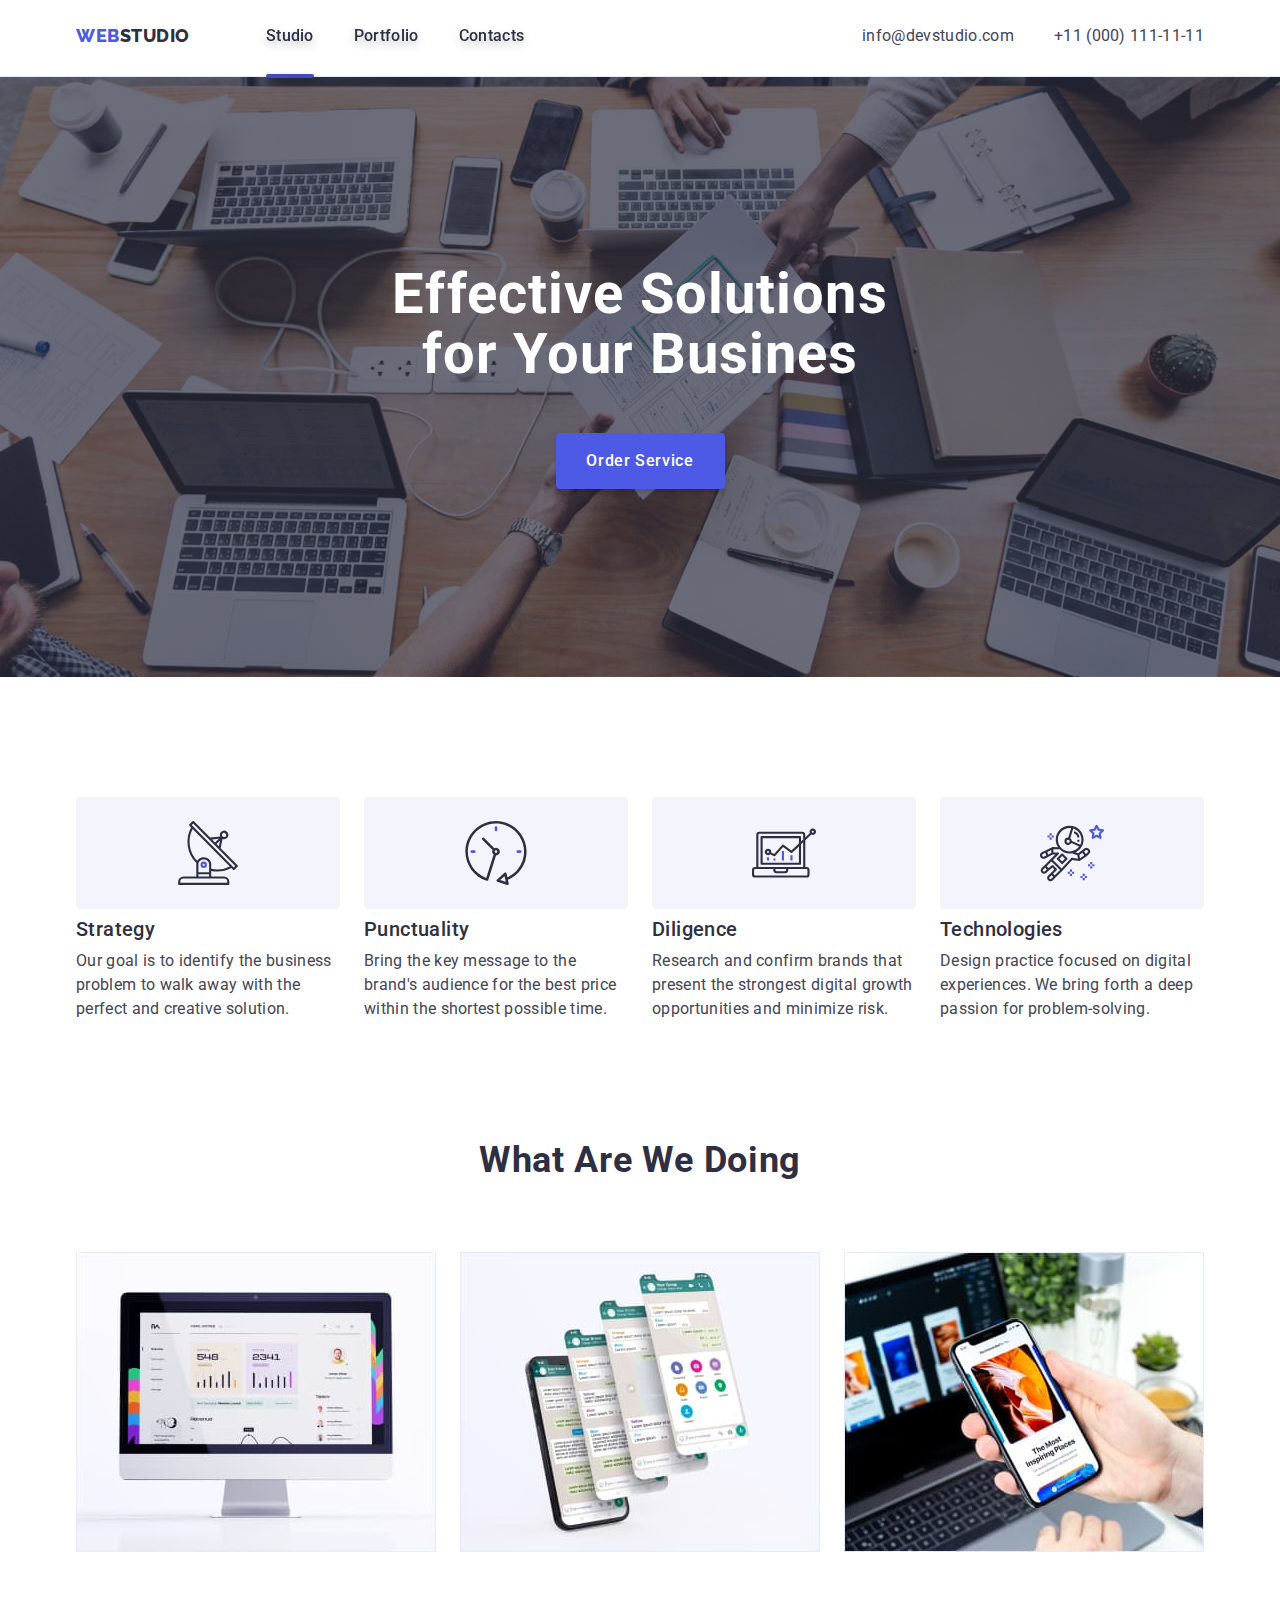
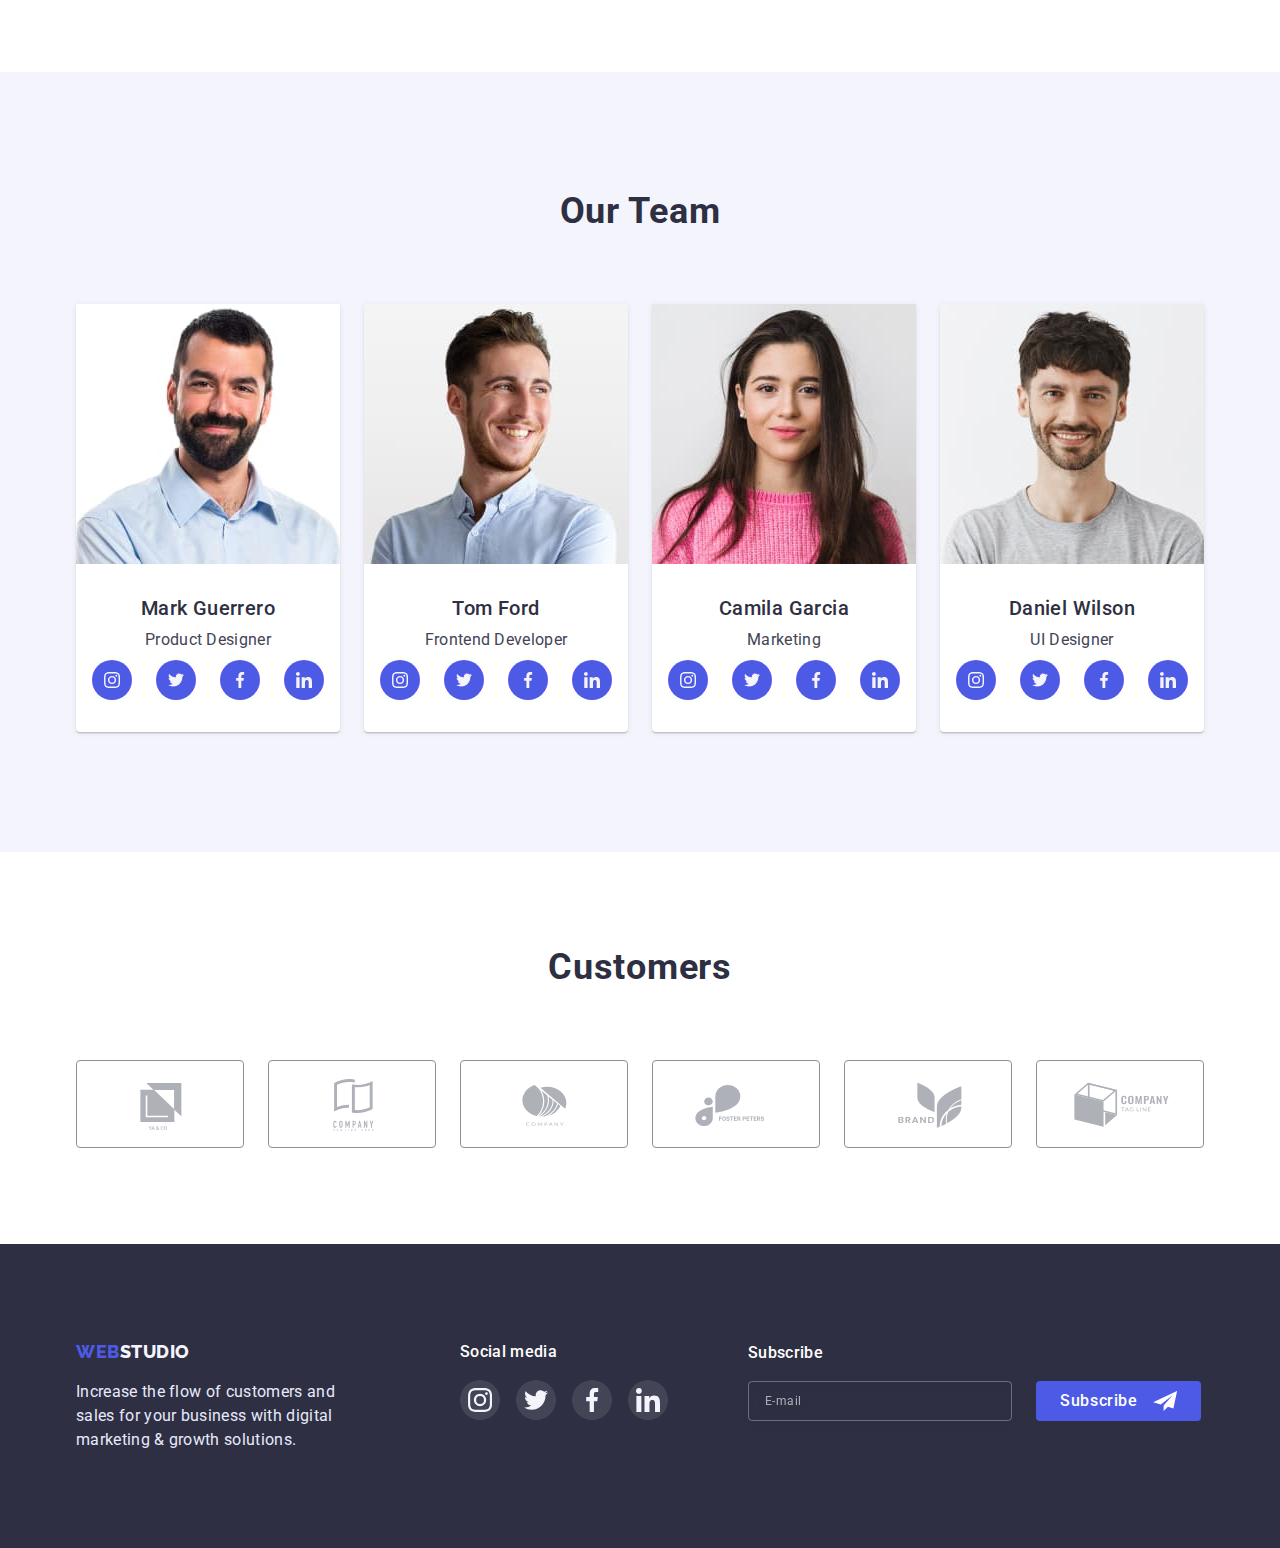
<file: index.html>
<!DOCTYPE html>
<html lang="en">
  <head>
    <meta charset="UTF-8" />
    <meta http-equiv="X-UA-Compatible" content="IE=edge" />
    <meta name="viewport" content="width=device-width, initial-scale=1.0" />
    <link
      rel="stylesheet"
      href="https://cdnjs.cloudflare.com/ajax/libs/modern-normalize/1.0.0/modern-normalize.min.css"
    />
    <link rel="stylesheet" href="./css/styles.css" />
    <link rel="stylesheet" href="./css/mobile-styles.css" />
    <link rel="stylesheet" href="./css/tablet-styles.css" />
    <link rel="stylesheet" href="./css/desktop-styles.css" />
    <link rel="preconnect" href="https://fonts.googleapis.com" />
    <link rel="preconnect" href="https://fonts.gstatic.com" crossorigin />
    <link
      href="https://fonts.googleapis.com/css2?family=Raleway:wght@800&family=Roboto:wght@400;500;700;900&display=swap"
      rel="stylesheet"
    />
    <link
      rel="apple-touch-icon"
      sizes="180x180"
      href="favicon/apple-touch-icon.png"
    />
    <link
      rel="icon"
      type="image/png"
      sizes="32x32"
      href="favicon/favicon-32x32.png"
    />
    <link
      rel="icon"
      type="image/png"
      sizes="16x16"
      href="favicon/favicon-16x16.png"
    />
    <link rel="manifest" href="favicon/site.webmanifest" />
    <link
      rel="mask-icon"
      href="favicon/safari-pinned-tab.svg"
      color="#5bbad5"
    />
    <meta name="msapplication-TileColor" content="#da532c" />
    <meta name="theme-color" content="#ffffff" />
    <title>Sudio</title>
  </head>
  <body>
    <header class="header">
      <div class="container header-container">
        <nav class="header-navigation">
          <a class="header-logo link" href="./index.html">
            <span class="logo-web">Web</span
            ><span class="logo-studio">Studio</span>
          </a>
          <ul class="header-list header-mob-hidden list">
            <li class="header-item">
              <a class="header-link Studio link" href="./index.html">Studio</a>
            </li>
            <li class="header-item">
              <a class="header-link link" href="./portfolio.html">Portfolio</a>
            </li>
            <li class="header-item">
              <a class="header-link link" href="#">Contacts</a>
            </li>
          </ul>
        </nav>
        <address class="header-address header-mob-hidden">
          <ul class="header-address-list list">
            <li class="header-address-item">
              <a class="header-mail list link" href="mailto:info@devstudio.com"
                >info@devstudio.com</a
              >
            </li>
            <li class="header-address-item">
              <a class="header-tell list link" href="tel:+110001111111"
                >+11 (000) 111-11-11</a
              >
            </li>
          </ul>
        </address>
        <button data-Menu-open type="button" class="menu-mob-open">
          <svg class="menu-mob-open-icon" width="32px" height="22px">
            <use href="./images/icons.svg#icon-menu-open"></use>
          </svg>
        </button>
      </div>
      <div data-Menu class="menu-mob is-hidden">
        <div>
          <button data-Menu-close type="button" class="menu-mob-close">
            <svg class="menu-mob-close-icon" width="8px" height="8px">
              <use href="./images/icons.svg#icon-close-modal"></use>
            </svg>
          </button>
          <ul class="menu-mob-list list">
            <li class="menu-mob-item">
              <a class="menu-mob-link Studio link" href="./index.html"
                >Studio</a
              >
            </li>
            <li class="menu-mob-item">
              <a class="menu-mob-link link" href="./portfolio.html"
                >Portfolio</a
              >
            </li>
            <li class="menu-mob-item">
              <a class="menu-mob-link link" href="#">Contacts</a>
            </li>
          </ul>
        </div>
        <div>
          <address class="menu-mob-address">
            <ul class="menu-mob-address-list list">
              <li class="menu-mob-tell-item">
                <a class="menu-mob-tell-link list link" href="tel:+110001111111"
                  >+11 (000) 111-11-11</a
                >
              </li>
              <li class="menu-mob-mail-item">
                <a
                  class="menu-mob-mail-link list link"
                  href="mailto:info@devstudio.com"
                  >info@devstudio.com</a
                >
              </li>
            </ul>
          </address>
          <ul class="menu-mob-social list">
            <li class="menu-mob-social-item">
              <a href="" class="menu-mob-social-link link"
                ><svg class="menu-mob-link-icon" width="24px" height="24px">
                  <use href="./images/icons.svg#icon-instagram"></use>
                </svg>
              </a>
            </li>
            <li class="menu-mob-social-item">
              <a href="" class="menu-mob-social-link link"
                ><svg class="menu-mob-link-icon" width="24px" height="24px">
                  <use href="./images/icons.svg#icon-twitter"></use>
                </svg>
              </a>
            </li>
            <li class="menu-mob-social-item">
              <a href="" class="menu-mob-social-link link"
                ><svg class="menu-mob-link-icon" width="24px" height="24px">
                  <use href="./images/icons.svg#icon-facebook"></use>
                </svg>
              </a>
            </li>
            <li class="menu-mob-social-item">
              <a href="" class="menu-mob-social-link link"
                ><svg class="menu-mob-link-icon" width="24px" height="24px">
                  <use href="./images/icons.svg#icon-linkedin"></use>
                </svg>
              </a>
            </li>
          </ul>
        </div>
      </div>
    </header>
    <main class="main">
      <section class="hero">
        <h1 class="hero-title">Effective Solutions for Your Busines</h1>
        <button class="hero-btn-item" data-modal-open type="button">
          Order Service
        </button>
      </section>
      <section class="main-section-work">
        <div class="container">
          <h2 class="hidden-title">Description of our work</h2>
          <ul class="work-list list">
            <li class="work-item icon-antenna">
              <h3 class="work-title">Strategy</h3>
              <p class="work-text stategy-text">
                Our goal is to identify the business problem to walk away with
                the perfect and creative solution.
              </p>
            </li>
            <li class="work-item icon-clock">
              <h3 class="work-title">Punctuality</h3>
              <p class="work-text">
                Bring the key message to the brand's audience for the best price
                within the shortest possible time.
              </p>
            </li>
            <li class="work-item icon-diagram">
              <h3 class="work-title">Diligence</h3>
              <p class="work-text">
                Research and confirm brands that present the strongest digital
                growth opportunities and minimize risk.
              </p>
            </li>
            <li class="work-item icon-astronaut">
              <h3 class="work-title">Technologies</h3>
              <p class="work-text Technologies-text">
                Design practice focused on digital experiences. We bring forth a
                deep passion for problem-solving.
              </p>
            </li>
          </ul>
        </div>
      </section>
      <section class="main-section-doing doing-hidden">
        <div class="container">
          <h2 class="doing-title">What are we doing</h2>
          <ul class="doing-list list">
            <li class="doing-item">
              <img src="./images/picture1.jpg" alt="main work" width="360" />
            </li>
            <li class="doing-item">
              <img src="./images/picture2.jpg" alt="fedback" width="360" />
            </li>
            <li class="doing-item">
              <img
                src="./images/picture3.jpg"
                alt="creating apps"
                width="360"
              />
            </li>
          </ul>
        </div>
      </section>
      <section class="main-section-team">
        <div class="container container-mini">
          <h2 class="team-title">Our Team</h2>
          <ul class="team-list">
            <li class="team-item">
              <img
                src="./images/team/Mark.jpg"
                srcset="./images/team/Mark.jpg 1x, ./images/team/Mark-2x.jpg 2x"
                alt="Product Designer"
                width="264"
              />
              <div class="team-content">
                <h3 class="item-title">Mark Guerrero</h3>
                <p class="item-text">Product Designer</p>
                <ul class="team-content-social list">
                  <li class="social-item">
                    <a href="" class="social-link link"
                      ><svg class="link-icon" width="16px" height="16px">
                        <use href="./images/icons.svg#icon-instagram"></use>
                      </svg>
                    </a>
                  </li>
                  <li class="social-item">
                    <a href="" class="social-link link"
                      ><svg class="link-icon" width="16px" height="16px">
                        <use href="./images/icons.svg#icon-twitter"></use>
                      </svg>
                    </a>
                  </li>
                  <li class="social-item">
                    <a href="" class="social-link link"
                      ><svg class="link-icon" width="16px" height="16px">
                        <use href="./images/icons.svg#icon-facebook"></use>
                      </svg>
                    </a>
                  </li>
                  <li class="social-item">
                    <a href="" class="social-link link"
                      ><svg class="link-icon" width="16px" height="16px">
                        <use href="./images/icons.svg#icon-linkedin"></use>
                      </svg>
                    </a>
                  </li>
                </ul>
              </div>
            </li>
            <li class="team-item">
              <img
                srcset="./images/team/Tom.jpg 1x, ./images/team/Tom-2x.jpg 2x"
                src="./images/team/Tom.jpg"
                alt="Frontend Developer"
                width="264"
              />
              <div class="team-content">
                <h3 class="item-title">Tom Ford</h3>
                <p class="item-text">Frontend Developer</p>
                <ul class="team-content-social list">
                  <li class="social-item">
                    <a href="" class="social-link link"
                      ><svg class="link-icon" width="16px" height="16px">
                        <use href="./images/icons.svg#icon-instagram"></use>
                      </svg>
                    </a>
                  </li>
                  <li class="social-item">
                    <a href="" class="social-link link"
                      ><svg class="link-icon" width="16px" height="16px">
                        <use href="./images/icons.svg#icon-twitter"></use>
                      </svg>
                    </a>
                  </li>
                  <li class="social-item">
                    <a href="" class="social-link link"
                      ><svg class="link-icon" width="16px" height="16px">
                        <use href="./images/icons.svg#icon-facebook"></use>
                      </svg>
                    </a>
                  </li>
                  <li class="social-item">
                    <a href="" class="social-link link"
                      ><svg class="link-icon" width="16px" height="16px">
                        <use href="./images/icons.svg#icon-linkedin"></use>
                      </svg>
                    </a>
                  </li>
                </ul>
              </div>
            </li>
            <li class="team-item">
              <img
                src="./images/team/Camila.jpg"
                srcset="
                  ./images/team/Camila.jpg    1x,
                  ./images/team/Camila-2x.jpg 2x
                "
                alt="Marketing"
                width="264"
              />
              <div class="team-content">
                <h3 class="item-title">Camila Garcia</h3>
                <p class="item-text">Marketing</p>
                <ul class="team-content-social list">
                  <li class="social-item">
                    <a href="" class="social-link link"
                      ><svg class="link-icon" width="16px" height="16px">
                        <use href="./images/icons.svg#icon-instagram"></use>
                      </svg>
                    </a>
                  </li>
                  <li class="social-item">
                    <a href="" class="social-link link"
                      ><svg class="link-icon" width="16px" height="16px">
                        <use href="./images/icons.svg#icon-twitter"></use>
                      </svg>
                    </a>
                  </li>
                  <li class="social-item">
                    <a href="" class="social-link link"
                      ><svg class="link-icon" width="16px" height="16px">
                        <use href="./images/icons.svg#icon-facebook"></use>
                      </svg>
                    </a>
                  </li>
                  <li class="social-item">
                    <a href="" class="social-link link"
                      ><svg class="link-icon" width="16px" height="16px">
                        <use href="./images/icons.svg#icon-linkedin"></use>
                      </svg>
                    </a>
                  </li>
                </ul>
              </div>
            </li>
            <li class="team-item">
              <img
                src="./images/team/Daniel.jpg"
                srcset="
                  ./images/team/Daniel.jpg    1x,
                  ./images/team/Daniel-2x.jpg 2x
                "
                alt="UI Designer"
                width="264"
              />
              <div class="team-content">
                <h3 class="item-title">Daniel Wilson</h3>
                <p class="item-text">UI Designer</p>
                <ul class="team-content-social list">
                  <li class="social-item">
                    <a href="" class="social-link link"
                      ><svg class="link-icon" width="16px" height="16px">
                        <use href="./images/icons.svg#icon-instagram"></use>
                      </svg>
                    </a>
                  </li>
                  <li class="social-item">
                    <a href="" class="social-link link"
                      ><svg class="link-icon" width="16px" height="16px">
                        <use href="./images/icons.svg#icon-twitter"></use>
                      </svg>
                    </a>
                  </li>
                  <li class="social-item">
                    <a href="" class="social-link link"
                      ><svg class="link-icon" width="16px" height="16px">
                        <use href="./images/icons.svg#icon-facebook"></use>
                      </svg>
                    </a>
                  </li>
                  <li class="social-item">
                    <a href="" class="social-link link"
                      ><svg class="link-icon" width="16px" height="16px">
                        <use href="./images/icons.svg#icon-linkedin"></use>
                      </svg>
                    </a>
                  </li>
                </ul>
              </div>
            </li>
          </ul>
        </div>
      </section>
      <section class="main-clients">
        <div class="container container-tablet">
          <h2 class="client-title">Customers</h2>
          <ul class="clients-list list">
            <li class="clients-item">
              <a href="" class="clients-link link"
                ><svg class="clients-icon" width="104px" height="56px">
                  <use href="./images/icons.svg#icon-YACO"></use>
                </svg>
              </a>
            </li>
            <li class="clients-item">
              <a href="" class="clients-link link"
                ><svg class="clients-icon" width="104px" height="56px">
                  <use href="./images/icons.svg#icon-taglinehere"></use>
                </svg>
              </a>
            </li>
            <li class="clients-item">
              <a href="" class="clients-link link"
                ><svg class="clients-icon" width="104px" height="56px">
                  <use href="./images/icons.svg#icon-company"></use>
                </svg>
              </a>
            </li>
            <li class="clients-item">
              <a href="" class="clients-link link"
                ><svg class="clients-icon" width="104px" height="56px">
                  <use href="./images/icons.svg#icon-fosterpeters"></use>
                </svg>
              </a>
            </li>
            <li class="clients-item">
              <a href="" class="clients-link link"
                ><svg class="clients-icon" width="104px" height="56px">
                  <use href="./images/icons.svg#icon-brand"></use>
                </svg>
              </a>
            </li>
            <li class="clients-item">
              <a href="" class="clients-link link"
                ><svg class="clients-icon" width="104px" height="56px">
                  <use href="./images/icons.svg#icon-tagline"></use>
                </svg>
              </a>
            </li>
          </ul>
        </div>
      </section>
    </main>
    <footer class="footer">
      <div class="container footer-container">
        <div class="block-logo-social">
          <div class="block-footer-logo">
            <a class="footer-logo link" href="./index.html">
              <span class="logo-web">Web</span
              ><span class="footer-logo-studio">Studio</span>
            </a>
            <p class="footer-text">
              Increase the flow of customers and sales for your business with
              digital marketing & growth solutions.
            </p>
          </div>
          <div class="block-footer-social">
            <h3 class="footer-social-title">Social media</h3>
            <ul class="footer-content-social list">
              <li class="footer-item">
                <a href="" class="footer-social-link link"
                  ><svg class="link-icon" width="24px" height="24px">
                    <use href="./images/icons.svg#icon-instagram"></use>
                  </svg>
                </a>
              </li>
              <li class="footer-item">
                <a href="" class="social-link link"
                  ><svg class="footer-link-icon" width="24px" height="24px">
                    <use href="./images/icons.svg#icon-twitter"></use>
                  </svg>
                </a>
              </li>
              <li class="footer-item">
                <a href="" class="social-link link"
                  ><svg class="link-icon" width="24px" height="24px">
                    <use href="./images/icons.svg#icon-facebook"></use>
                  </svg>
                </a>
              </li>
              <li class="footer-item">
                <a href="" class="social-link link"
                  ><svg class="link-icon" width="24px" height="24px">
                    <use href="./images/icons.svg#icon-linkedin"></use>
                  </svg>
                </a>
              </li>
            </ul>
          </div>
        </div>
        <form class="Subscribe-form">
          <div class="subscribe-block">
            <label class="subscribe-lable" for="subscribe">Subscribe</label>
            <input
              id="subscribe"
              type="email"
              name="email"
              required
              class="subscribe-input"
              placeholder="E-mail"
            />
          </div>
          <button type="submit" class="button-subscribe">
            Subscribe
            <svg class="Subscribe-link-icon" width="24px" height="20px">
              <use href="./images/icons.svg#icon-send"></use>
            </svg>
          </button>
        </form>
      </div>
    </footer>
    <div class="backdrop is-hidden" data-modal>
      <div class="modal">
        <button data-modal-close type="button" class="modal-close">
          <svg class="modal-icon" width="8px" height="8px">
            <use href="./images/icons.svg#icon-close-modal"></use>
          </svg>
        </button>
        <form class="form">
          <p class="form-head">Leave your contacts and we will call you back</p>
          <label class="form-lable-title" for="username"> Name </label>
          <div class="input-block">
            <input
              class="form-input-area"
              id="username"
              type="text"
              name="username"
              required
            />
            <svg class="form-input-icon" width="18" height="18">
              <use href="./images/icons.svg#icon-User"></use>
            </svg>
          </div>
          <label class="form-lable-title" for="phone_number">Phone </label>
          <div class="input-block">
            <input
              class="form-input-area"
              id="phone_number"
              type="tel"
              name="phone_number"
              required
            /><svg class="form-input-icon" width="18" height="24">
              <use href="./images/icons.svg#icon-Phone"></use>
            </svg>
          </div>
          <label class="form-lable-title" for="email">Email </label>
          <div class="input-block">
            <input
              class="form-input-area"
              id="email"
              type="email"
              name="email"
            /><svg class="form-input-icon" width="18" height="24">
              <use href="./images/icons.svg#icon-email"></use>
            </svg>
          </div>
          <label class="form-lable-title" for="feadback">Coment</label>
          <textarea
            id="feadback"
            name="feadback"
            rows="6"
            placeholder="Text input"
            class="form-textarea"
          ></textarea>
          <div class="checkbox">
            <input
              id="Privacy-policy-accept"
              type="checkbox"
              name="Privacy-policy-accept"
              value="true"
              required
              class="checkbox-input visually-hidden"
            />
            <label for="Privacy-policy-accept" class="checkbox-text">
              <span class="checkbox-icon-span">
                <svg class="checkbox-icon">
                  <use href="./images/icons.svg#icon-check-icon"></use>
                </svg>
              </span>
              <span class="checkbox-mob">
                <span class="checkbox-text-mob"
                  >I accept the terms and conditions of the</span
                >
                <a href="" class="checkbox-link">Privacy Policy</a>
              </span>
            </label>
          </div>
          <button class="form-button" type="submit">Send</button>
        </form>
      </div>
    </div>
    <script src="./js/modal.js"></script>
    <script src="./js/mobile-menu.js"></script>
  </body>
</html>
</file>
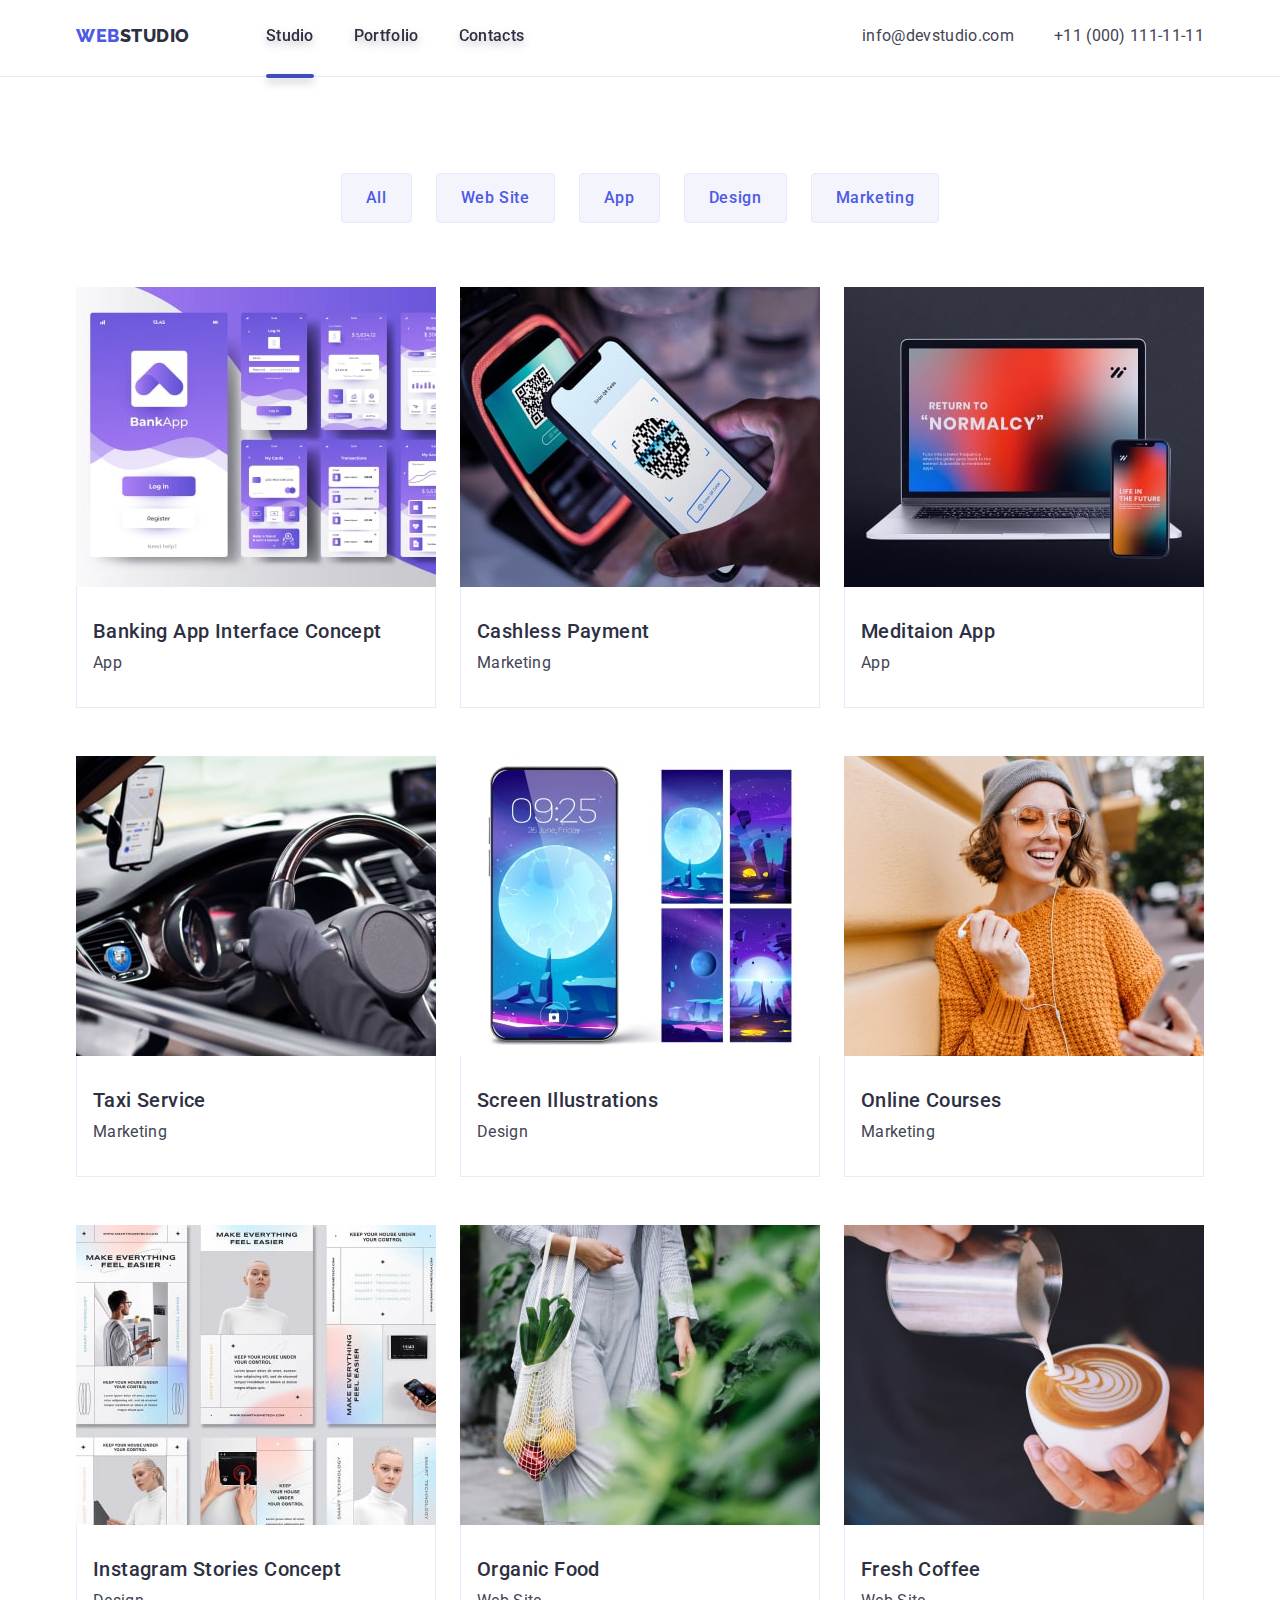
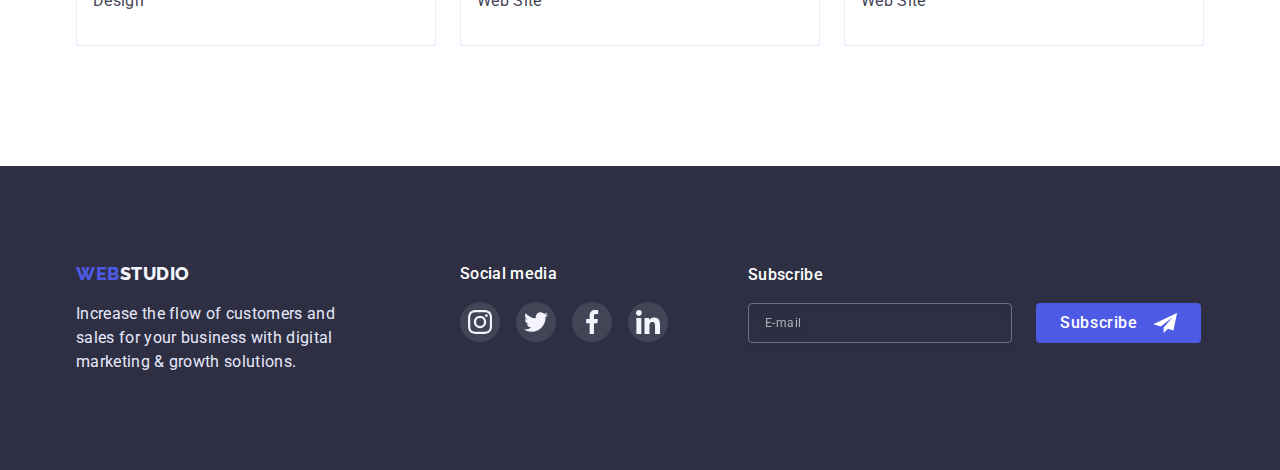
<file: portfolio.html>
<!DOCTYPE html>
<html lang="en">
  <head>
    <meta charset="UTF-8" />
    <meta http-equiv="X-UA-Compatible" content="IE=edge" />
    <meta name="viewport" content="width=device-width, initial-scale=1.0" />
    <title>Portfolio</title>
    <link
      rel="stylesheet"
      href="https://cdnjs.cloudflare.com/ajax/libs/modern-normalize/1.0.0/modern-normalize.min.css"
    />
    <link rel="stylesheet" href="./css/styles.css" />
    <link rel="stylesheet" href="./css/mobile-styles.css" />
    <link rel="stylesheet" href="./css/tablet-styles.css" />
    <link rel="stylesheet" href="./css/desktop-styles.css" />
    <link rel="preconnect" href="https://fonts.googleapis.com" />
    <link rel="preconnect" href="https://fonts.gstatic.com" crossorigin />
    <link
      href="https://fonts.googleapis.com/css2?family=Raleway:wght@800&family=Roboto:wght@400;500;700;900&display=swap"
      rel="stylesheet"
    />
  </head>
  <body>
    <header class="header">
      <div class="container header-container">
        <nav class="header-navigation">
          <a class="header-logo link" href="./index.html">
            <span class="logo-web">Web</span
            ><span class="logo-studio">Studio</span>
          </a>
          <ul class="header-list header-mob-hidden list">
            <li class="header-item">
              <a class="header-link Studio link" href="./index.html">Studio</a>
            </li>
            <li class="header-item">
              <a class="header-link link" href="./portfolio.html">Portfolio</a>
            </li>
            <li class="header-item">
              <a class="header-link link" href="#">Contacts</a>
            </li>
          </ul>
        </nav>
        <address class="header-address header-mob-hidden">
          <ul class="header-address-list list">
            <li class="header-address-item">
              <a class="header-mail list link" href="mailto:info@devstudio.com"
                >info@devstudio.com</a
              >
            </li>
            <li class="header-address-item">
              <a class="header-tell list link" href="tel:+110001111111"
                >+11 (000) 111-11-11</a
              >
            </li>
          </ul>
        </address>
        <button data-Menu-open type="button" class="menu-mob-open">
          <svg class="menu-mob-open-icon" width="32px" height="22px">
            <use href="./images/icons.svg#icon-menu-open"></use>
          </svg>
        </button>
      </div>
      <div data-Menu class="menu-mob is-hidden">
        <div>
          <button data-Menu-close type="button" class="menu-mob-close">
            <svg class="menu-mob-close-icon" width="8px" height="8px">
              <use href="./images/icons.svg#icon-close-modal"></use>
            </svg>
          </button>
          <ul class="menu-mob-list list">
            <li class="menu-mob-item">
              <a class="menu-mob-link Studio link" href="./index.html"
                >Studio</a
              >
            </li>
            <li class="menu-mob-item">
              <a class="menu-mob-link link" href="./portfolio.html"
                >Portfolio</a
              >
            </li>
            <li class="menu-mob-item">
              <a class="menu-mob-link link" href="#">Contacts</a>
            </li>
          </ul>
        </div>
        <div>
          <address class="menu-mob-address">
            <ul class="menu-mob-address-list list">
              <li class="menu-mob-tell-item">
                <a class="menu-mob-tell-link list link" href="tel:+110001111111"
                  >+11 (000) 111-11-11</a
                >
              </li>
              <li class="menu-mob-mail-item">
                <a
                  class="menu-mob-mail-link list link"
                  href="mailto:info@devstudio.com"
                  >info@devstudio.com</a
                >
              </li>
            </ul>
          </address>
          <ul class="menu-mob-social list">
            <li class="menu-mob-social-item">
              <a href="" class="menu-mob-social-link link"
                ><svg class="menu-mob-link-icon" width="24px" height="24px">
                  <use href="./images/icons.svg#icon-instagram"></use>
                </svg>
              </a>
            </li>
            <li class="menu-mob-social-item">
              <a href="" class="menu-mob-social-link link"
                ><svg class="menu-mob-link-icon" width="24px" height="24px">
                  <use href="./images/icons.svg#icon-twitter"></use>
                </svg>
              </a>
            </li>
            <li class="menu-mob-social-item">
              <a href="" class="menu-mob-social-link link"
                ><svg class="menu-mob-link-icon" width="24px" height="24px">
                  <use href="./images/icons.svg#icon-facebook"></use>
                </svg>
              </a>
            </li>
            <li class="menu-mob-social-item">
              <a href="" class="menu-mob-social-link link"
                ><svg class="menu-mob-link-icon" width="24px" height="24px">
                  <use href="./images/icons.svg#icon-linkedin"></use>
                </svg>
              </a>
            </li>
          </ul>
        </div>
      </div>
    </header>
    <main class="main">
      <section class="main-section">
        <div class="container">
          <h2 class="hidden-title">Guidebook</h2>
          <ul class="btn-list list">
            <li class="btn-item">
              <button class="main-btn" type="button">All</button>
            </li>
            <li>
              <button class="main-btn" type="button">Web Site</button>
            </li>
            <li>
              <button class="main-btn" type="button">App</button>
            </li>
            <li>
              <button class="main-btn" type="button">Design</button>
            </li>
            <li>
              <button class="main-btn" type="button">Marketing</button>
            </li>
          </ul>
          <ul class="works-list list">
            <li class="works-item">
              <div class="works-img">
                <picture>
                  <source
                    srcset="
                      ./images/Portfolio-img/Project_1.jpg    1x,
                      ./images/Portfolio-img/Project_1-2x.jpg 2x
                    "
                    media="(min-width: 1200px)"
                  />
                  <source
                    srcset="
                      ./images/Portfolio-img/Project_1_tablet.jpg    1x,
                      ./images/Portfolio-img/Project_1_tablet-2x.jpg 2x
                    "
                    media="(min-width: 768px)"
                  />
                  <source
                    srcset="
                      ./images/Portfolio-img/Project_1_mobile.jpg    1x,
                      ./images/Portfolio-img/Project_1_mobile-2x.jpg 2x
                    "
                    media="(max-width: 768px)"
                  />
                  <img
                    src="./images/Portfolio-img/Project_1.jpg"
                    alt="Apps pages"
                    width="360"
                    height="300"
                  />
                </picture>

                <div class="works-hidden-content">
                  <p class="works-hidden-text">
                    14 Stylish and User-Friendly App Design Concepts · Task
                    Manager App · Calorie Tracker App · Exotic Fruit Ecommerce
                    App · Cloud Storage App
                  </p>
                </div>
              </div>
              <div class="works-content">
                <h3 class="works-title">Banking App Interface Concept</h3>
                <p class="works-text">App</p>
              </div>
            </li>
            <li class="works-item">
              <div class="works-img">
                <picture>
                  <source
                    srcset="
                      ./images/Portfolio-img/Project_2.jpg    1x,
                      ./images/Portfolio-img/Project_2-2x.jpg 2x
                    "
                    media="(min-width: 1200px)"
                  />
                  <source
                    srcset="
                      ./images/Portfolio-img/Project_2_tablet.jpg    1x,
                      ./images/Portfolio-img/Project_2_tablet-2x.jpg 2x
                    "
                    media="(min-width: 768px)"
                  />
                  <source
                    srcset="
                      ./images/Portfolio-img/Project_2_mobile.jpg    1x,
                      ./images/Portfolio-img/Project_2_mobile-2x.jpg 2x
                    "
                    media="(max-width: 768px)"
                  />
                  <img
                    src="./images/Portfolio-img/Project_2.jpg"
                    alt="QR-code on a phone"
                    width="360"
                    height="300"
                  />
                </picture>
                <div class="works-hidden-content">
                  <p class="works-hidden-text">
                    14 Stylish and User-Friendly App Design Concepts · Task
                    Manager App · Calorie Tracker App · Exotic Fruit Ecommerce
                    App · Cloud Storage App
                  </p>
                </div>
              </div>
              <div class="works-content">
                <h3 class="works-title">Cashless Payment</h3>
                <p class="works-text">Marketing</p>
              </div>
            </li>
            <li class="works-item">
              <div class="works-img">
                <picture>
                  <source
                    srcset="
                      ./images/Portfolio-img/Project_3.jpg    1x,
                      ./images/Portfolio-img/Project_3-2x.jpg 2x
                    "
                    media="(min-width: 1200px)"
                  />
                  <source
                    srcset="
                      ./images/Portfolio-img/Project_3_tablet.jpg    1x,
                      ./images/Portfolio-img/Project_3_tablet-2x.jpg 2x
                    "
                    media="(min-width: 768px)"
                  />
                  <source
                    srcset="
                      ./images/Portfolio-img/Project_3_mobile.jpg    1x,
                      ./images/Portfolio-img/Project_3_mobile-2x.jpg 2x
                    "
                    media="(max-width: 768px)"
                  />
                  <img
                    src="./images/Portfolio-img/Project_3.jpg"
                    alt="phone and laptop"
                    width="360"
                    height="300"
                  />
                </picture>
                <div class="works-hidden-content">
                  <p class="works-hidden-text">
                    14 Stylish and User-Friendly App Design Concepts · Task
                    Manager App · Calorie Tracker App · Exotic Fruit Ecommerce
                    App · Cloud Storage App
                  </p>
                </div>
              </div>

              <div class="works-content">
                <h3 class="works-title">Meditaion App</h3>
                <p class="works-text">App</p>
              </div>
            </li>
            <li class="works-item">
              <div class="works-img">
                <picture>
                  <source
                    srcset="
                      ./images/Portfolio-img/Project_4.jpg    1x,
                      ./images/Portfolio-img/Project_4-2x.jpg 2x
                    "
                    media="(min-width: 1200px)"
                  />
                  <source
                    srcset="
                      ./images/Portfolio-img/Project_4_tablet.jpg    1x,
                      ./images/Portfolio-img/Project_4_tablet-2x.jpg 2x
                    "
                    media="(min-width: 768px)"
                  />
                  <source
                    srcset="
                      ./images/Portfolio-img/Project_4_mobile.jpg    1x,
                      ./images/Portfolio-img/Project_4_mobile-2x.jpg 2x
                    "
                    media="(max-width: 768px)"
                  />
                  <img
                    src="./images/Portfolio-img/Project_4.jpg"
                    alt="car steering wheel"
                    width="360"
                    height="300"
                  />
                </picture>
                <div class="works-hidden-content">
                  <p class="works-hidden-text">
                    14 Stylish and User-Friendly App Design Concepts · Task
                    Manager App · Calorie Tracker App · Exotic Fruit Ecommerce
                    App · Cloud Storage App
                  </p>
                </div>
              </div>

              <div class="works-content">
                <h3 class="works-title">Taxi Service</h3>
                <p class="works-text">Marketing</p>
              </div>
            </li>
            <li class="works-item">
              <div class="works-img">
                <picture>
                  <source
                    srcset="
                      ./images/Portfolio-img/Project_5.jpg    1x,
                      ./images/Portfolio-img/Project_5-2x.jpg 2x
                    "
                    media="(min-width: 1200px)"
                  />
                  <source
                    srcset="
                      ./images/Portfolio-img/Project_5_tablet.jpg    1x,
                      ./images/Portfolio-img/Project_5_tablet-2x.jpg 2x
                    "
                    media="(min-width: 768px)"
                  />
                  <source
                    srcset="
                      ./images/Portfolio-img/Project_5_mobile.jpg    1x,
                      ./images/Portfolio-img/Project_5_mobile-2x.jpg 2x
                    "
                    media="(max-width: 768px)"
                  />
                  <img
                    src="./images/Portfolio-img/Project_5.jpg"
                    alt="picture of the moon on the phone"
                    width="360"
                    height="300"
                  />
                </picture>
                <div class="works-hidden-content">
                  <p class="works-hidden-text">
                    14 Stylish and User-Friendly App Design Concepts · Task
                    Manager App · Calorie Tracker App · Exotic Fruit Ecommerce
                    App · Cloud Storage App
                  </p>
                </div>
              </div>

              <div class="works-content">
                <h3 class="works-title">Screen Illustrations</h3>
                <p class="works-text">Design</p>
              </div>
            </li>
            <li class="works-item">
              <div class="works-img">
                <picture>
                  <source
                    srcset="
                      ./images/Portfolio-img/Project_6.jpg    1x,
                      ./images/Portfolio-img/Project_6-2x.jpg 2x
                    "
                    media="(min-width: 1200px)"
                  />
                  <source
                    srcset="
                      ./images/Portfolio-img/Project_6_tablet.jpg    1x,
                      ./images/Portfolio-img/Project_6_tablet-2x.jpg 2x
                    "
                    media="(min-width: 768px)"
                  />
                  <source
                    srcset="
                      ./images/Portfolio-img/Project_6_mobile.jpg    1x,
                      ./images/Portfolio-img/Project_6_mobile-2x.jpg 2x
                    "
                    media="(max-width: 768px)"
                  />
                  <img
                    src="./images/Portfolio-img/Project_6.jpg"
                    alt="girl with headphones"
                    width="360"
                    height="300"
                  />
                </picture>
                <div class="works-hidden-content">
                  <p class="works-hidden-text">
                    14 Stylish and User-Friendly App Design Concepts · Task
                    Manager App · Calorie Tracker App · Exotic Fruit Ecommerce
                    App · Cloud Storage App
                  </p>
                </div>
              </div>

              <div class="works-content">
                <h3 class="works-title">Online Courses</h3>
                <p class="works-text">Marketing</p>
              </div>
            </li>
            <li class="works-item">
              <div class="works-img">
                <picture>
                  <source
                    srcset="
                      ./images/Portfolio-img/Project_7.jpg    1x,
                      ./images/Portfolio-img/Project_7-2x.jpg 2x
                    "
                    media="(min-width: 1200px)"
                  />
                  <source
                    srcset="
                      ./images/Portfolio-img/Project_7_tablet.jpg    1x,
                      ./images/Portfolio-img/Project_7_tablet-2x.jpg 2x
                    "
                    media="(min-width: 768px)"
                  />
                  <source
                    srcset="
                      ./images/Portfolio-img/Project_7_mobile.jpg    1x,
                      ./images/Portfolio-img/Project_7_mobile-2x.jpg 2x
                    "
                    media="(max-width: 768px)"
                  />
                  <img
                    src="./images/Portfolio-img/Project_7.jpg"
                    alt="descriptions with images of people"
                    width="360"
                    height="300"
                  />
                </picture>
                <div class="works-hidden-content">
                  <p class="works-hidden-text">
                    14 Stylish and User-Friendly App Design Concepts · Task
                    Manager App · Calorie Tracker App · Exotic Fruit Ecommerce
                    App · Cloud Storage App
                  </p>
                </div>
              </div>

              <div class="works-content">
                <h3 class="works-title">Instagram Stories Concept</h3>
                <p class="works-text">Design</p>
              </div>
            </li>
            <li class="works-item">
              <div class="works-img">
                <picture>
                  <source
                    srcset="
                      ./images/Portfolio-img/Project_8.jpg    1x,
                      ./images/Portfolio-img/Project_8-2x.jpg 2x
                    "
                    media="(min-width: 1200px)"
                  />
                  <source
                    srcset="
                      ./images/Portfolio-img/Project_8_tablet.jpg    1x,
                      ./images/Portfolio-img/Project_8_tablet-2x.jpg 2x
                    "
                    media="(min-width: 768px)"
                  />
                  <source
                    srcset="
                      ./images/Portfolio-img/Project_8_mobile.jpg    1x,
                      ./images/Portfolio-img/Project_8_mobile-2x.jpg 2x
                    "
                    media="(max-width: 768px)"
                  />
                  <img
                    src="./images/Portfolio-img/Project_8.jpg"
                    alt="girl with fruit"
                    width="360"
                    height="300"
                  />
                </picture>
                <div class="works-hidden-content">
                  <p class="works-hidden-text">
                    14 Stylish and User-Friendly App Design Concepts · Task
                    Manager App · Calorie Tracker App · Exotic Fruit Ecommerce
                    App · Cloud Storage App
                  </p>
                </div>
              </div>

              <div class="works-content">
                <h3 class="works-title">Organic Food</h3>
                <p class="works-text">Web Site</p>
              </div>
            </li>
            <li class="works-item">
              <div class="works-img">
                <picture>
                  <source
                    srcset="
                      ./images/Portfolio-img/Project_9.jpg    1x,
                      ./images/Portfolio-img/Project_9-2x.jpg 2x
                    "
                    media="(min-width: 1200px)"
                  />
                  <source
                    srcset="
                      ./images/Portfolio-img/Project_9_tablet.jpg    1x,
                      ./images/Portfolio-img/Project_9_tablet-2x.jpg 2x
                    "
                    media="(min-width: 768px)"
                  />
                  <source
                    srcset="
                      ./images/Portfolio-img/Project_9_mobile.jpg    1x,
                      ./images/Portfolio-img/Project_9_mobile-2x.jpg 2x
                    "
                    media="(max-width: 768px)"
                  />
                  <img
                    src="./images/Portfolio-img/Project_9.jpg"
                    alt="cup of coffe"
                    width="360"
                    height="300"
                  />
                </picture>
                <div class="works-hidden-content">
                  <p class="works-hidden-text">
                    14 Stylish and User-Friendly App Design Concepts · Task
                    Manager App · Calorie Tracker App · Exotic Fruit Ecommerce
                    App · Cloud Storage App
                  </p>
                </div>
              </div>

              <div class="works-content">
                <h3 class="works-title">Fresh Coffee</h3>
                <p class="works-text">Web Site</p>
              </div>
            </li>
          </ul>
        </div>
      </section>
    </main>
    <footer class="footer">
      <div class="container footer-container">
        <div class="block-logo-social">
          <div class="block-footer-logo">
            <a class="footer-logo link" href="./index.html">
              <span class="logo-web">Web</span
              ><span class="footer-logo-studio">Studio</span>
            </a>
            <p class="footer-text">
              Increase the flow of customers and sales for your business with
              digital marketing & growth solutions.
            </p>
          </div>
          <div class="block-footer-social">
            <h3 class="footer-social-title">Social media</h3>
            <ul class="footer-content-social list">
              <li class="footer-item">
                <a href="" class="footer-social-link link"
                  ><svg class="link-icon" width="24px" height="24px">
                    <use href="./images/icons.svg#icon-instagram"></use>
                  </svg>
                </a>
              </li>
              <li class="footer-item">
                <a href="" class="social-link link"
                  ><svg class="footer-link-icon" width="24px" height="24px">
                    <use href="./images/icons.svg#icon-twitter"></use>
                  </svg>
                </a>
              </li>
              <li class="footer-item">
                <a href="" class="social-link link"
                  ><svg class="link-icon" width="24px" height="24px">
                    <use href="./images/icons.svg#icon-facebook"></use>
                  </svg>
                </a>
              </li>
              <li class="footer-item">
                <a href="" class="social-link link"
                  ><svg class="link-icon" width="24px" height="24px">
                    <use href="./images/icons.svg#icon-linkedin"></use>
                  </svg>
                </a>
              </li>
            </ul>
          </div>
        </div>
        <form class="Subscribe-form">
          <div class="subscribe-block">
            <label class="subscribe-lable" for="subscribe">Subscribe</label>
            <input
              id="subscribe"
              type="email"
              name="email"
              required
              class="subscribe-input"
              placeholder="E-mail"
            />
          </div>
          <button type="submit" class="button-subscribe">
            Subscribe
            <svg class="Subscribe-link-icon" width="24px" height="20px">
              <use href="./images/icons.svg#icon-send"></use>
            </svg>
          </button>
        </form>
      </div>
    </footer>
    <script src="./js/modal.js"></script>
    <script src="./js/mobile-menu.js"></script>
  </body>
</html>
</file>
<file: css/styles.css>
body {
  font-family: "Roboto", sans-serif;
  background-color: #e5e5e5;
}

.main {
  background-color: var(--main-color);
}

.list {
  list-style: none;
}

.link {
  text-decoration: none;
}

:root {
  --main-color: #fff;
  --grd: linear-gradient(rgba(46, 47, 66, 0.7), rgba(46, 47, 66, 0.7));
  --main-text-color: #2e2f42;
  --secondary-text: #434455;
  --main-bgc: #f4f4fd;
  --pointer-color: #404bbf;
  --hover-cubic-bezier: 250ms cubic-bezier(0.4, 0, 0.2, 1);
  --btn-color: #4d5ae5;
}

h1,
h2,
h3,
h4,
h5,
h5,
p {
  margin: 0;
}

ul {
  margin: 0;
  padding-left: 0;
}

button {
  cursor: pointer;
}

img {
  display: block;
  max-width: 100%;
  height: auto;
}

.container {
  max-width: 428px;
  padding-left: 16px;
  padding-right: 16px;
  margin-right: auto;
  margin-left: auto;
}

.no-scroll {
  overflow: hidden;
}

/*-------------------------------------HEADER-------------------------*/

.header {
  background-color: var(--main-color);
  border-bottom: 1px solid #e7e9fc;
  padding-top: 24px;
  padding-bottom: 24px;
}

.header-container {
  display: flex;
  justify-content: space-between;
}

.header-logo {
  display: flex;
  align-items: flex-start;
}

.logo-web {
  font-family: "Raleway";
  font-weight: 800;
  font-size: 18px;
  line-height: 1.33;
  display: flex;
  align-items: center;
  letter-spacing: 0.03em;
  text-transform: uppercase;
  color: var(--btn-color);
}

.logo-studio {
  font-family: "Raleway";
  font-weight: 800;
  font-size: 18px;
  line-height: 1.33;
  display: flex;
  align-items: center;
  letter-spacing: 0.03em;
  text-transform: uppercase;
  color: var(--main-text-color);
}

.menu-mob-open {
  width: 30px;
  height: 19px;

  border: none;
}

.header-mob-hidden {
  opacity: 0;
  visibility: hidden;
  pointer-events: none;
  position: absolute;
}

.menu-mob-open {
  width: 32px;
  height: 22px;
  position: relative;
  display: block;
  background-color: transparent;
}
.menu-mob-open-icon {
  position: absolute;
  top: 50%;
  left: 50%;
  transform: translate(-50%, -50%);
  stroke: #2e2f42;
}

/* ------------------------------------MENU-MOB-------------------------------- */

.menu-mob {
  position: fixed;
  width: 100%;
  height: 100vh;
  top: 0;
  z-index: 1;
  background-color: #fff;
  padding: 24px 24px 40px 40px;
  display: flex;
  flex-direction: column;
  justify-content: space-between;
  overflow-y: auto;
  transition: transform 250ms var(--hover-cubic-bezier);
}

.is-hidden {
  transform: translateX(500px);
}

.menu-mob-link {
  font-weight: 700;
  font-size: 36px;
  line-height: 1.11;
  letter-spacing: 0.02em;
  color: #2e2f42;
}

.menu-mob-link:is(:hover, :focus) {
  color: var(--pointer-color);
  border-radius: 5px;
}

.menu-mob-item:not(:last-child) {
  margin-bottom: 40px;
}

.menu-mob-tell-item {
  font-style: normal;
  font-weight: 600;
  font-size: 27px;
  line-height: 1.11;
  color: #4d5ae5;
  margin-bottom: 40px;
}
.menu-mob-mail-link {
  font-style: normal;
  font-weight: 500;
  font-size: 20px;
  line-height: 1.2;
  letter-spacing: 0.02em;
  color: #434455;
}

.menu-mob-mail-link:is(:hover, :focus) {
  color: var(--pointer-color);
}

.menu-mob-social {
  display: flex;
  gap: 30px;
  padding-top: 48px;
}
.menu-mob-social-item {
  width: 40px;
  height: 40px;
  background-color: var(--btn-color);
  border-radius: 50px;
  transition: background-color var(--hover-cubic-bezier);
}
.menu-mob-social-link {
  width: 100%;
  height: 100%;

  display: flex;
  justify-content: center;
  align-items: center;
  fill: var(--main-bgc);
}

.menu-mob-social-item:is(:hover, :focus) {
  background-color: var(--pointer-color);
}

.menu-mob-close {
  width: 24px;
  height: 24px;
  background: #e7e9fc;
  border: 1px solid rgba(0, 0, 0, 0.1);
  border-radius: 50%;
  display: block;
  margin-left: auto;
  transition: background-color var(--hover-cubic-bezier),
    fill var(--hover-cubic-bezier);
  position: relative;
  margin-bottom: 32px;
}

.menu-mob-close:is(:hover, :focus) {
  background-color: var(--pointer-color);
  fill: #fff;
}

.menu-mob-close-icon {
  position: absolute;
  top: 50%;
  left: 50%;
  transform: translate(-50%, -50%);
}

/*-------------------------------------HERO-------------------------*/

.hero {
  padding-top: 112px;
  padding-bottom: 112px;
  text-align: center;
  max-width: 428px;
  margin-left: auto;
  margin-right: auto;
  background-image: var(--grd), url(../images/hero/hero-mobile.jpg);
  background-repeat: no-repeat;
  background-position: center;
  background-size: cover;
}

@media (min-device-pixel-ratio: 2),
  (min-resolution: 192dpi),
  (min-resolution: 2dppx) {
  .hero {
    background-image: var(--grd), url(../images/hero/hero-mobile-2x.jpg);
  }
}

.hero-title {
  font-weight: 700;
  font-size: 36px;
  line-height: 1.11;
  letter-spacing: 0.02em;
  color: var(--main-color);
  margin: auto;
  max-width: 320px;
}

.hero-btn-item {
  padding-top: 16px;
  padding-bottom: 16px;
  min-width: 169px;
  background: var(--btn-color);
  box-shadow: 0px 4px 4px rgba(0, 0, 0, 0.15);
  border-radius: 4px;
  border: none;
  font-family: "Roboto";
  font-weight: 500;
  font-size: 16px;
  line-height: 1.5;
  align-items: center;
  letter-spacing: 0.04em;
  color: var(--main-color);
  margin-top: 72px;
  transition: background-color var(--hover-cubic-bezier);
}

.hero-btn-item:is(:hover, :focus) {
  background-color: var(--pointer-color);
}

/*-------------------------------------MAIN-WORK-------------------------*/

.main-section-work {
  padding-top: 96px;
  padding-bottom: 96px;
}

.hidden-title {
  opacity: 0;
  visibility: hidden;
  pointer-events: none;
  position: absolute;
}

.work-list {
  display: flex;
  gap: 72px;
  flex-wrap: wrap;
}

.work-item {
  width: 100%;
}

.work-title {
  font-family: "Roboto";
  font-weight: 700;
  font-size: 36px;
  line-height: 1.11;
  text-align: center;
  letter-spacing: 0.02em;
  text-transform: capitalize;
  color: #2e2f42;
}
.work-text {
  font-family: "Roboto";
  font-weight: 500;
  font-size: 16px;
  line-height: 1.5;
  letter-spacing: 0.02em;
  color: #434455;
  margin-top: 8px;
}

/*-------------------------------------MAIN-DOING-------------------------*/

.doing-hidden {
  opacity: 0;
  visibility: hidden;
  pointer-events: none;
  position: absolute;
}

/*-------------------------------------MAIN-TEAM-------------------------*/

.main-section-team {
  background-color: var(--main-bgc);
  padding-top: 96px;
  padding-bottom: 128px;
}

.team-title {
  font-weight: 700;
  font-size: 36px;
  text-align: center;
  line-height: 1.1;
  letter-spacing: 0.02em;
  text-transform: capitalize;
  color: var(--main-text-color);
  margin-bottom: 72px;
}
.team-list {
  gap: 72px;
  display: flex;
  flex-wrap: wrap;
  justify-content: center;
}
.team-item {
  display: flex;
  flex-direction: column;
  background: var(--main-color);
  box-shadow: 0px 1px 6px rgba(46, 47, 66, 0.08),
    0px 1px 1px rgba(46, 47, 66, 0.16), 0px 2px 1px rgba(46, 47, 66, 0.08);
  border-radius: 0px 0px 4px 4px;

  box-shadow: 0px 1px 6px rgba(46, 47, 66, 0.08),
    0px 1px 1px rgba(46, 47, 66, 0.16), 0px 2px 1px rgba(46, 47, 66, 0.08);
}
.item-title {
  font-weight: 500;
  font-size: 20px;
  line-height: 1.2;
  letter-spacing: 0.02em;
  color: var(--main-text-color);
  flex: none;
  order: 0;
  flex-grow: 0;
  margin-bottom: 8px;
}
.item-text {
  font-size: 16px;
  line-height: 1.5;
  letter-spacing: 0.02em;
  color: var(--secondary-text);
  flex: none;
  order: 1;
  flex-grow: 0;
}

.team-content {
  padding-top: 32px;
  padding-bottom: 32px;
  text-align: center;
}

.team-content-social {
  display: flex;
  justify-content: center;
  gap: 24px;
  padding-top: 8px;
}
.social-item {
  width: 40px;
  height: 40px;
  background-color: var(--btn-color);
  border-radius: 50px;
  transition: background-color var(--hover-cubic-bezier);
}
.social-link {
  width: 100%;
  height: 100%;

  display: flex;
  justify-content: center;
  align-items: center;
  fill: var(--main-bgc);
}

.social-item:is(:hover, :focus) {
  background-color: var(--pointer-color);
}

/* ------------------------------------MAIN-CLIENTS--------------------------- */

.main-clients {
  padding-top: 96px;
  padding-bottom: 96px;
}

.client-title {
  font-weight: 700;
  font-size: 36px;
  text-align: center;
  line-height: 1.1;
  letter-spacing: 0.02em;
  text-transform: capitalize;
  color: var(--main-text-color);
  margin-bottom: 72px;
}

.clients-list {
  display: flex;
  justify-content: center;
  flex-wrap: wrap;
  column-gap: 16px;
  row-gap: 72px;
}

.clients-item {
  width: calc((100% - 16px) / 2);
  height: 88px;
}
.clients-link {
  width: 100%;
  height: 100%;
  display: flex;
  justify-content: center;
  align-items: center;
  cursor: pointer;
  border: 1px solid #8e8f99;
  border-radius: 4px;
  color: #afb1b8;
  transition: color, border-color, var(--hover-cubic-bezier);
}

.clients-icon {
  fill: currentColor;
}

.clients-link:is(:hover, :focus) {
  border-color: var(--pointer-color);
  color: var(--pointer-color);
}

/*-------------------------------------FILE-PORTFOLIO-------------------------*/

.main-section {
  padding-top: 48px;
  padding-bottom: 48px;
}

/*-------------------------------------SECTION-BTN-------------------------*/
.btn-list {
  display: flex;
  flex-wrap: wrap;
  column-gap: 24px;
  row-gap: 16px;
  margin-bottom: 48px;
}

.main-btn {
  font-family: "Roboto";
  background: var(--main-bgc);
  border: 1px solid #e7e9fc;
  border-radius: 4px;
  font-weight: 500;
  font-size: 16px;
  line-height: 1.5;
  letter-spacing: 0.04em;
  color: var(--btn-color);
  padding: 12px 24px;
  transition: color, background-color, box-shadow, var(--hover-cubic-bezier);
}

.main-btn:is(:hover, :focus) {
  color: var(--main-color);
  background-color: var(--pointer-color);
  box-shadow: 0px 1px 6px rgba(46, 47, 66, 0.08),
    0px 1px 1px rgba(46, 47, 66, 0.16), 0px 2px 1px rgba(46, 47, 66, 0.08);
}

/*-------------------------------------WORKS-------------------------*/

.works-content {
  padding-left: 16px;
  padding-top: 32px;
  padding-bottom: 32px;
}
.works-list {
  display: flex;
  flex-wrap: wrap;
  gap: 48px;
}

.works-item {
  transition: box-shadow var(--hover-cubic-bezier);
}

.works-img {
  position: relative;
  overflow: hidden;
}

.works-hidden-content {
  width: 100%;
  height: 100%;
  position: absolute;
  left: 0;
  top: 0;
  background-color: rgba(77, 90, 229, 1);
  transform: translateY(100%);
  transition: transform var(--hover-cubic-bezier);
  padding-right: 32px;
  padding-left: 32px;
  padding-top: 40px;
}
.works-hidden-text {
  font-weight: 400;
  font-size: 16px;
  line-height: 1.5;
  letter-spacing: 0.02em;
  color: var(--main-bgc);
  max-width: 296px;
  min-height: 96px;
}

.works-item:is(:hover, :focus) .works-hidden-content {
  transform: translateY(0);
}

.works-item:is(:hover, :focus) {
  box-shadow: 0px 1px 6px rgba(46, 47, 66, 0.08),
    0px 1px 1px rgba(46, 47, 66, 0.16), 0px 2px 1px rgba(46, 47, 66, 0.08);
}

.works-title {
  font-weight: 500;
  font-size: 20px;
  line-height: 1.2;
  letter-spacing: 0.02em;
  color: var(--main-text-color);
  flex: none;
  order: 0;
  flex-grow: 0;
  margin-bottom: 8px;
}
.works-text {
  font-size: 16px;
  line-height: 1.5;
  letter-spacing: 0.02em;
  color: var(--secondary-text);
  flex: none;
  order: 1;
  flex-grow: 0;
}

.works-content {
  padding-top: 32px;
  padding-bottom: 32px;
  border-left: 1px solid #e7e9fc;
  border-right: 1px solid #e7e9fc;
  border-bottom: 1px solid #e7e9fc;
}

/*-------------------------------------FOOTER-------------------------*/

.footer {
  background-color: var(--main-text-color);
  padding-top: 96px;
  padding-bottom: 96px;
}

.footer-container {
  display: flex;
  flex-direction: column;
  align-items: center;
}

.footer-logo {
  display: flex;
  justify-content: center;
  margin-bottom: 16px;
}

.footer-logo-studio {
  width: 71px;
  height: 24px;
  font-family: "Raleway";
  font-weight: 800;
  font-size: 18px;
  line-height: 1.33;
  letter-spacing: 0.03em;
  text-transform: uppercase;
  color: var(--main-bgc);
}

.footer-text {
  font-size: 16px;
  line-height: 1.5;
  letter-spacing: 0.02em;
  color: #e7e9fc;
  max-width: 264px;
  margin-bottom: 72px;
}

.footer-social-title {
  font-family: "Roboto";
  font-weight: 500;
  font-size: 16px;
  line-height: 1.5;
  letter-spacing: 0.02em;
  margin-bottom: 16px;
  color: var(--main-color);
  text-align: center;
}

.footer-content-social {
  display: flex;
  justify-content: center;
  gap: 16px;
}

.footer-social-link {
  width: 100%;
  height: 100%;
  display: flex;
  justify-content: center;
  align-items: center;
  fill: var(--main-bgc);
}

.footer-item {
  background-color: rgba(255, 255, 255, 0.1);
  width: 40px;
  height: 40px;
  border-radius: 50px;
  transition: background-color var(--hover-cubic-bezier);
}

.footer-item:is(:hover, :focus) {
  background-color: #31d0aa;
}

.Subscribe-form {
  display: flex;
  flex-direction: column;
  align-items: center;
  margin-top: 72px;
  width: 100%;
}

.subscribe-block {
  display: flex;
  flex-direction: column;
  align-items: center;
  width: 100%;
}

.subscribe-lable {
  font-family: "Roboto";
  font-weight: 500;
  font-size: 16px;
  line-height: 1.5;
  letter-spacing: 0.02em;
  color: #ffffff;
}

.subscribe-input {
  width: 100%;
  height: 40px;
  border: 1px solid rgba(255, 255, 255, 0.3);
  filter: drop-shadow(0px 4px 4px rgba(0, 0, 0, 0.15));
  border-radius: 4px;
  margin-top: 16px;
  background-color: transparent;
  outline: transparent;
  padding-top: 8px;
  padding-bottom: 8px;
  padding-left: 16px;
  color: rgb(255, 255, 255);
  font-family: "Roboto";
  font-weight: 400;
  font-size: 12px;
  line-height: 2;
  letter-spacing: 0.04em;
}

.subscribe-input::placeholder {
  font-family: "Roboto";
  font-weight: 400;
  font-size: 12px;
  line-height: 2;
  letter-spacing: 0.04em;
  color: rgba(255, 255, 255, 0.6);
}

.button-subscribe {
  position: relative;
  background: var(--btn-color);
  border-radius: 4px;
  width: 165px;
  height: 40px;
  font-family: "Roboto";
  font-weight: 500;
  font-size: 16px;
  line-height: 1.5;
  letter-spacing: 0.04em;
  color: #ffffff;
  padding-top: 8px;
  padding-left: 24px;
  padding-right: 64px;
  padding-bottom: 8px;
  border: none;
  transition: background-color var(--hover-cubic-bezier);
  margin-top: 16px;
}

.button-subscribe:is(:hover, :focus) {
  background-color: var(--pointer-color);
}

.Subscribe-link-icon {
  position: absolute;
  top: 50%;
  right: 24px;
  transform: translateY(-50%);
  margin-left: 16px;
  fill: #fff;
}

/* ----------------------------MODAL------------------------------ */

.backdrop {
  position: fixed;
  top: 0;
  width: 100%;
  height: 100%;
  background-color: rgba(46, 47, 66, 0.4);
  transition: opacity 200ms linear, visibility 200ms linear;
}

.is-hidden {
  opacity: 0;
  visibility: hidden;
  pointer-events: none;
}

.modal {
  position: absolute;
  width: 315px;
  min-height: 500px;
  top: 50%;
  left: 50%;
  transform: translate(-50%, -50%);
  background: #fcfcfc;
  box-shadow: 0px 1px 1px rgba(0, 0, 0, 0.14), 0px 1px 3px rgba(0, 0, 0, 0.12),
    0px 2px 1px rgba(0, 0, 0, 0.2);
  border-radius: 4px;
  padding: 10px;
  transition: transform 400ms linear;
}

.backdrop.is-hidden .modal {
  transform: rotate(90deg);
}

.modal-close {
  width: 24px;
  height: 24px;
  background: #e7e9fc;
  border: 1px solid rgba(0, 0, 0, 0.1);
  border-radius: 50%;
  display: block;
  margin-left: auto;
  transition: background-color var(--hover-cubic-bezier),
    fill var(--hover-cubic-bezier);
  position: relative;
}

.modal-close:is(:hover, :focus) {
  background-color: var(--pointer-color);
  fill: #fff;
}

.modal-icon {
  position: absolute;
  top: 50%;
  left: 50%;
  transform: translate(-50%, -50%);
}

/* -------------------------FORM-------------------------- */

textarea {
  resize: none;
}

label {
  display: flex;
  flex-direction: column;
}

.form-head {
  font-weight: 500;
  font-size: 13px;
  line-height: 1.5;
  text-align: center;
  letter-spacing: 0.02em;
  color: #2e2f42;
  margin-top: 32px;
  margin-bottom: 14px;
}

.form-lable-title {
  font-weight: 400;
  font-size: 12px;
  line-height: 1.33;
  letter-spacing: 0.04em;
  color: #8e8f99;
  margin-bottom: 4px;
}

.form-lable-title {
  margin-top: 8px;
}

.form-input-area {
  padding-left: 38px;
  width: 100%;
  height: 40px;
  border: 1px solid rgba(33, 33, 33, 0.2);
  border-radius: 4px;
  outline: transparent;
  background-color: transparent;
  font-family: "Roboto";
  font-weight: 450;
  font-size: 12px;
  line-height: 1.33;
  letter-spacing: 0.05em;
  color: #52535e;
}

.form-input-area:focus {
  border-color: var(--pointer-color);
}

.form-input-area:focus + .form-input-icon {
  fill: var(--pointer-color);
}

.input-block {
  position: relative;
}

.form-input-icon {
  position: absolute;
  left: 19px;
  top: 50%;
  transform: translateY(-50%);
}

.form-textarea {
  width: 100%;
  height: 90px;
  border: 1px solid rgba(33, 33, 33, 0.2);
  border-radius: 4px;
  padding: 8px 16px;
  font-weight: 450;
  font-size: 12px;
  line-height: 1.33;
  letter-spacing: 0.05em;
  color: #52535e;
  margin-bottom: 16px;
  outline: transparent;
  background-color: transparent;
}

.form-textarea::placeholder {
  font-weight: 400;
  font-size: 12px;
  line-height: 1.33;
  letter-spacing: 0.04em;
  color: rgba(117, 117, 117, 0.5);
}

.form-textarea:focus {
  border-color: var(--pointer-color);
}

.checkbox-text {
  font-weight: 400;
  font-size: 11.5px;
  line-height: 1.33;
  letter-spacing: 0.04em;
  color: #757575;
}

.checkbox-link {
  font-weight: 400;
  font-size: 11.5px;
  line-height: 1.33;
  letter-spacing: 0.04em;
  color: var(--pointer-color);
}

.checkbox-block {
  display: flex;
  justify-content: flex-start;
  margin-bottom: 24px;
}

.form-button {
  padding-top: 16px;
  padding-bottom: 16px;
  min-width: 169px;
  background: var(--btn-color);
  box-shadow: 0px 4px 4px rgba(0, 0, 0, 0.15);
  border-radius: 4px;
  border: none;
  font-family: "Roboto";
  font-weight: 500;
  font-size: 16px;
  line-height: 1.5;
  display: flex;
  margin: auto;
  justify-content: center;
  letter-spacing: 0.04em;
  color: var(--main-color);
  margin-top: 24px;
  transition: background-color var(--hover-cubic-bezier);
}

.form-button:is(:hover, :focus) {
  background-color: var(--pointer-color);
}

.checkbox-text {
  flex-direction: row;
}

/* .checkbox-text::before {
  content: "";
  width: 16px;
  height: 16px;
  border: 1.25px solid #2e2f42;
  border-radius: 2px;
  margin-right: 8px;
} */

/* .checkbox-input:checked + .checkbox-text::before {
  background-color: rgba(64, 75, 191, 1);
  background-image: url(../images/check-icon.svg);
  background-repeat: no-repeat;
  background-position: center;
  border: none;
} */

.visually-hidden {
  position: absolute;
  width: 1px;
  height: 1px;
  margin: -1px;
  border: 0;
  padding: 0;
  white-space: nowrap;
  clip-path: inset(100%);
  clip: rect(0 0 0 0);
  overflow: hidden;
}

.checkbox-icon-span {
  display: flex;
  align-items: center;
  justify-content: center;
  width: 13px;
  height: 13px;
  border: 1.25px solid var(--main-text-color);
  border-radius: 2px;
  margin-right: 8px;
  fill: transparent;
  transition: background-color var(--hover-cubic-bezier),
    fill var(--hover-cubic-bezier), border var(--hover-cubic-bezier);
}

.checkbox-icon {
  width: 8px;
  height: 6px;
}

.checkbox-input:checked + .checkbox-text .checkbox-icon-span {
  background-color: var(--pointer-color);
  fill: var(--main-color);
  border: none;
}
</file>
<file: css/mobile-styles.css>
@media screen and (min-width: 480px) {
  .container {
    max-width: 428px;
  }

  .hero {
    max-width: 100%;
    background-image: var(--grd), url(../images/hero/hero-tablet.jpg);
  }

  @media (min-device-pixel-ratio: 2),
    (min-resolution: 192dpi),
    (min-resolution: 2dppx) {
    .hero {
      background-image: var(--grd), url(../images/hero/hero-tablet-2x.jpg);
    }
  }

  .container.container-mini {
    max-width: 296px;
  }

  .menu-mob-tell-item {
    font-size: 36px;
  }
  .menu-mob-social {
    gap: 56px;
  }

  .clients-item {
    min-width: 190px;
  }

  .modal {
    width: 392px;
    min-height: 586px;
    padding: 24px;
  }

  .form-head {
    font-size: 16px;
  }

  .form-textarea {
    height: 120px;
  }

  .checkbox-text {
    font-size: 12px;
  }

  .checkbox-link {
    font-size: 12px;
  }

  .checkbox-icon-span {
    width: 16px;
    height: 16px;
  }

  .checkbox-icon {
    width: 10px;
    height: 8px;
  }
}
</file>
<file: css/tablet-styles.css>
@media screen and (min-width: 768px) {
  .container {
    max-width: 768px;
  }

  /*-------------------------------------HEADER-------------------------*/

  .header {
    padding-top: 0;
    padding-bottom: 0;
  }
  .header-container {
    padding-top: 24px;
    padding-bottom: 10px;
  }

  .header-mob-hidden {
    opacity: 1;
    visibility: visible;
    pointer-events: all;
    position: relative;
  }

  .menu-mob-open {
    display: none;
  }

  .header-logo {
    margin-right: 123px;
  }

  .header-navigation {
    display: flex;
  }

  .header-list {
    padding: 0px;
    filter: drop-shadow(0px 4px 4px rgba(0, 0, 0, 0.25));
    display: flex;
    gap: 40px;
  }

  .header-link {
    font-weight: 500;
    font-size: 16px;
    line-height: 1.5;
    letter-spacing: 0.02em;
    color: var(--main-text-color);
    transition: color var(--hover-cubic-bezier);
    position: relative;
  }

  .Studio::after {
    content: "";
    position: absolute;
    top: 48px;
    left: 0;
    width: 100%;
    height: 4px;
    background-color: #404bbf;
    border-radius: 2px;
  }

  .Portfolio::after {
    content: "";
    position: absolute;
    top: 48px;
    left: 0;
    width: 66px;
    height: 4px;
    background-color: #404bbf;
    border-radius: 2px;
  }

  .header-link:is(:hover, :focus) {
    color: var(--pointer-color);
    border-radius: 5px;
  }

  .header-address-list {
    display: flex;
    flex-direction: column;
    gap: 4px;
  }

  .header-mail {
    font-size: 12px;
    line-height: 1.33;
    letter-spacing: 0.04em;
    color: var(--secondary-text);
    font-style: normal;
    transition: color var(--hover-cubic-bezier);
  }

  .header-mail:is(:hover, :focus) {
    color: var(--pointer-color);
  }

  .header-tell {
    font-size: 12px;
    line-height: 1.33;
    letter-spacing: 0.04em;
    color: var(--secondary-text);
    font-style: normal;
  }

  /*-------------------------------------HERO-------------------------*/

  .hero {
    padding-top: 112px;
    padding-bottom: 108px;
    max-width: 768px;
    background-image: var(--grd), url(../images/hero/hero-desktop.jpg);
  }

  @media (min-device-pixel-ratio: 2),
    (min-resolution: 192dpi),
    (min-resolution: 2dppx) {
    .hero {
      background-image: var(--grd), url(../images/hero/hero-desktop-2x.jpg);
    }
  }

  .hero-title {
    font-weight: 700;
    font-size: 56px;
    line-height: 1.07;
    letter-spacing: 0.02em;
    color: var(--main-color);
    margin: auto;
    max-width: 496px;
  }

  .hero-btn-item {
    margin-top: 40px;
  }

  /*-------------------------------------MAIN-WORK-------------------------*/
  .work-list {
    column-gap: 24px;
    row-gap: 72px;
  }
  .work-item {
    width: calc((100% - 24px) / 2);
  }

  .work-title {
    font-family: "Roboto";
    font-weight: 700;
    font-size: 36px;
    line-height: 1.11;
    letter-spacing: 0.02em;
    color: #2e2f42;
    text-align: left;
  }

  .stategy-text {
    max-width: 320px;
  }

  .Technologies-text {
    max-width: 350px;
  }

  /*-------------------------------------MAIN-TEAM-------------------------*/

  .container.container-mini {
    max-width: 584px;
  }

  .main-section-team {
    padding-bottom: 104px;
  }

  .team-list {
    column-gap: 24px;
    row-gap: 64px;
  }

  .team-item {
    width: calc((100% - 48px) / 2);
  }

  /* ------------------------------------MAIN-CLIENTS--------------------------- */

  .clients-list {
    column-gap: 24px;
  }

  .clients-item {
    width: calc((100% - 72px) / 3);
    min-width: 168px;
  }

  .container.container-tablet {
    max-width: 584px;
  }

  /*-------------------------------------FOOTER-------------------------*/

  .container.footer-container {
    max-width: 584px;
    align-items: flex-start;
  }

  .footer-logo {
    justify-content: flex-start;
  }

  .footer-text {
    margin-bottom: 0;
  }

  .block-logo-social {
    display: flex;
    gap: 24px;
  }

  .footer-social-title {
    text-align: start;
  }

  .Subscribe-form {
    display: flex;
    flex-direction: row;
    align-items: flex-start;
    margin-top: 72px;
    width: auto;
  }

  .subscribe-block {
    align-items: flex-start;
    width: auto;
  }

  .subscribe-input {
    width: 264px;
  }

  .button-subscribe {
    margin-top: auto;
    margin-left: 24px;
  }

  /* ------------------------PORTFOLIO-------------------- */

  .main-section {
    padding-top: 64px;
    padding-bottom: 96px;
  }

  .btn-list {
    display: flex;
    justify-content: center;
    column-gap: 24px;
    margin-bottom: 64px;
  }

  .works-item {
    width: calc((100% - 24px) / 2);
  }

  .works-list {
    column-gap: 24px;
    row-gap: 72px;
  }
}
</file>
<file: css/desktop-styles.css>
@media screen and (min-width: 1200px) {
  .container {
    max-width: 1160px;
  }

  /* -------------------------------------HEADER------------------------- */

  .header-mob-hidden {
    opacity: 1;
    visibility: visible;
    pointer-events: all;
    position: relative;
  }

  .header-container {
    padding-top: 24px;
    padding-bottom: 28px;
  }

  .header-logo {
    margin-right: 76px;
  }

  .header-address-list {
    flex-direction: row;
    gap: 40px;
  }

  .header-mail {
    font-size: 16px;
    line-height: 1.5;
    letter-spacing: 0.02em;
  }

  .header-tell {
    font-size: 16px;
    line-height: 1.5;
    letter-spacing: 0.02em;
  }

  /*-------------------------------------HERO-------------------------*/

  .hero {
    padding: 188px;
    max-width: 1440px;
    background-image: var(--grd), url(../images/hero/hero-desktop.jpg);
  }

  @media (min-device-pixel-ratio: 2),
    (min-resolution: 192dpi),
    (min-resolution: 2dppx) {
    .hero {
      background-image: var(--grd), url(../images/hero/hero-desktop-2x.jpg);
    }
  }

  .hero-btn-item {
    margin-top: 48px;
  }

  /*-------------------------------------MAIN-WORK-------------------------*/

  .main-section-work {
    padding-top: 120px;
    padding-bottom: 120px;
  }
  .work-list {
    gap: 24px;
  }
  .work-item {
    width: calc((100% - 72px) / 4);
  }
  .work-title {
    font-family: "Roboto";
    font-weight: 500;
    font-size: 20px;
    line-height: 1.2;
    letter-spacing: 0.02em;
    color: #2e2f42;
    text-align: left;
  }
  .work-text {
    font-family: "Roboto";
    font-weight: 400;
    font-size: 16px;
    line-height: 1.5;
    letter-spacing: 0.02em;
    color: #434455;
    width: 264px;
  }
  .work-item::before {
    display: block;
    content: "";
    width: 100%;
    height: 112px;
    border-radius: 4px;
    background-color: var(--main-bgc);
    background-repeat: no-repeat;
    background-position: center;
    margin-bottom: 8px;
  }

  .icon-antenna::before {
    background-image: url(../images/antenna.svg);
  }

  .icon-clock::before {
    background-image: url(../images/clock.svg);
  }

  .icon-diagram::before {
    background-image: url(../images/diagram.svg);
  }

  .icon-astronaut::before {
    background-image: url(../images/astronaut.svg);
  }

  /*-------------------------------------MAIN-DOING-------------------------*/

  .doing-hidden {
    opacity: 1;
    visibility: visible;
    pointer-events: all;
    position: relative;
  }

  /*-------------------------------------MAIN-DOING-------------------------*/

  .main-section-doing {
    padding-bottom: 120px;
  }
  .doing-title {
    font-weight: 700;
    font-size: 36px;
    line-height: 1.1;
    text-align: center;
    letter-spacing: 0.02em;
    text-transform: capitalize;
    color: var(--main-text-color);
    margin-bottom: 72px;
  }
  .doing-list {
    display: flex;
    gap: 24px;
  }

  .doing-item {
    width: calc((100% - 48px) / 3);
  }

  /*-------------------------------------MAIN-TEAM-------------------------*/

  .container.container-mini {
    max-width: 1160px;
  }

  .main-section-team {
    padding-top: 120px;
    padding-bottom: 120px;
  }

  .team-list {
    display: flex;
    gap: 24px;
  }
  .team-item {
    width: calc((100% - 72px) / 4);
  }

  /* ------------------------------------MAIN-CLIENTS--------------------------- */

  .clients-item {
    width: calc((100% - 120px) / 6);
    min-width: 168px;
  }

  .container.container-tablet {
    max-width: 1160px;
  }

  /*-------------------------------------FOOTER-------------------------*/

  .container.footer-container {
    max-width: 1160px;
    display: flex;
    flex-direction: row;
    align-items: baseline;
  }

  .block-logo-social {
    gap: 120px;
  }

  .footer-social-title {
    text-align: start;
  }

  .Subscribe-form {
    margin-top: 0;
    margin-left: 80px;
  }

  /* ------------------------PORTFOLIO-------------------- */

  .main-section {
    padding-top: 96px;
    padding-bottom: 120px;
  }

  .works-item {
    width: calc((100% - 48px) / 3);
  }

  .works-list {
    row-gap: 48px;
  }
}
</file>
